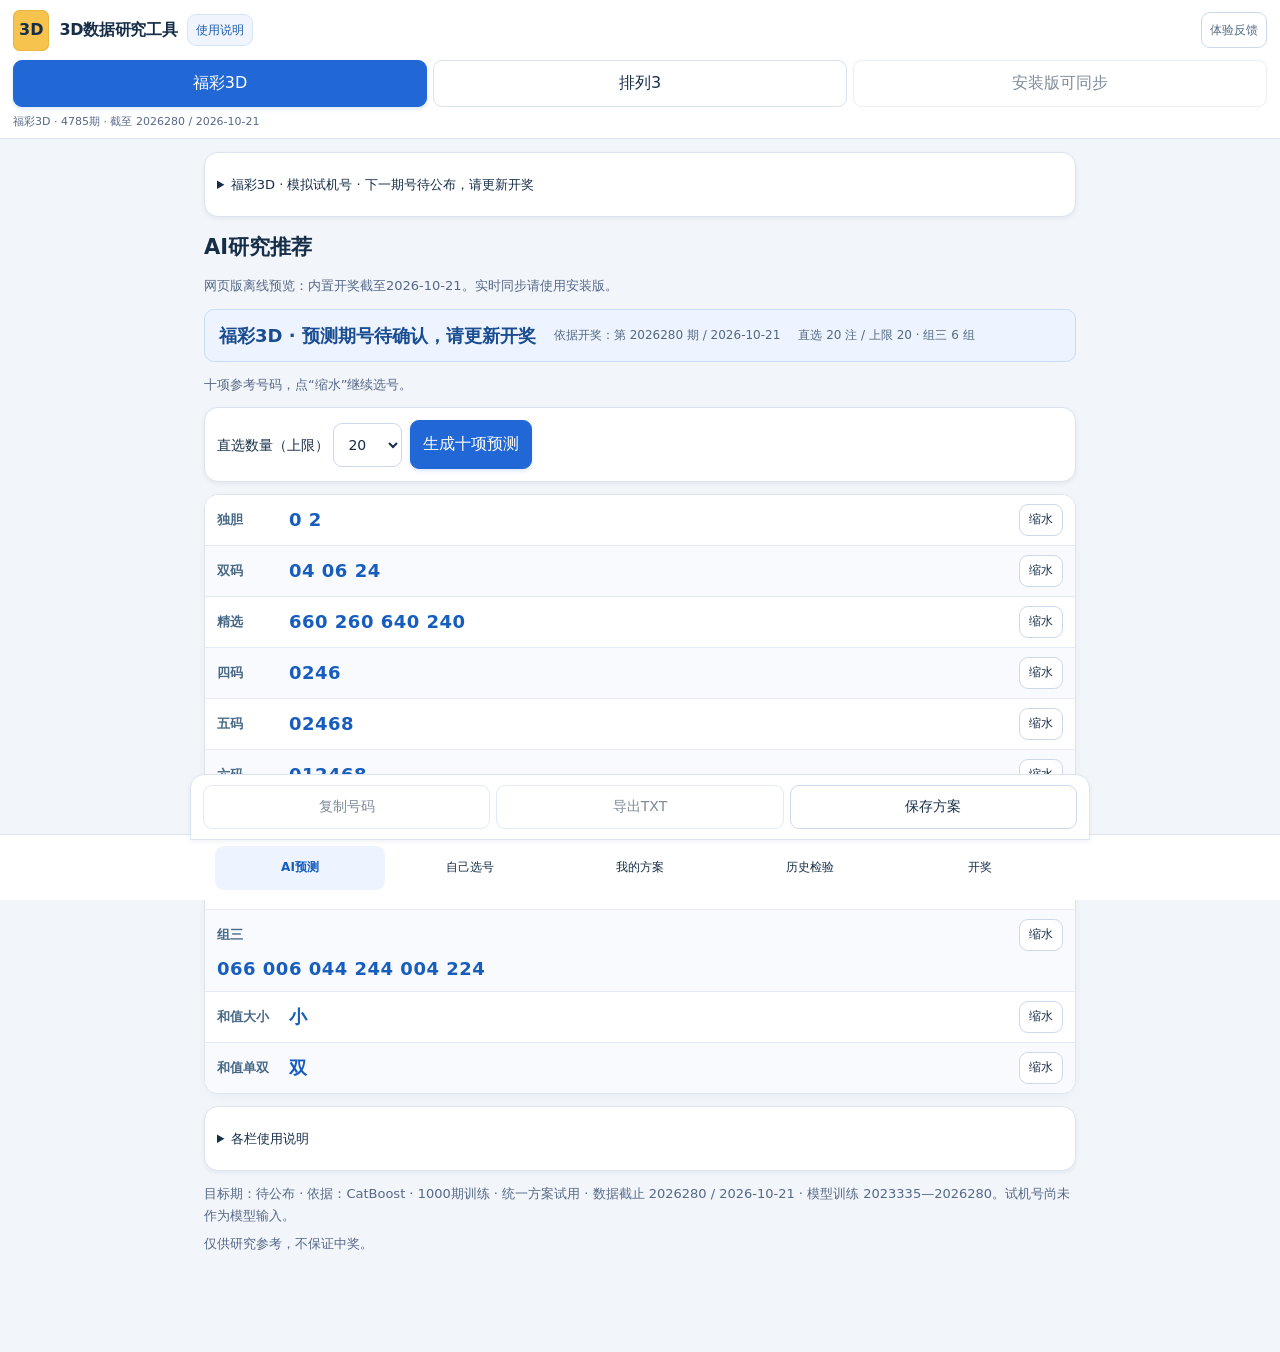
<file: preview/index.html>
<!doctype html><html lang="zh-CN"><head><meta charset="utf-8"><meta name="viewport" content="width=device-width,initial-scale=1,viewport-fit=cover"><title>3D数据研究工具</title><link rel="stylesheet" href="style.css?v=1.0.5"><script defer src="build_info.js"></script><script defer src="conditions.js?v=1.0.5"></script><script defer src="core.js?v=1.0.5"></script><script defer src="forecast_ten.js?v=1.0.5"></script><script defer src="recovery.js?v=1.0.5"></script><script defer src="condition_ui.js?v=1.0.5"></script><script defer src="condition_panels.js?v=1.0.5"></script><script defer src="filter_flow.js?v=1.0.5"></script><script defer src="feedback.js?v=1.0.5"></script><script defer src="trial.js?v=1.0.5"></script><script defer src="workbench.js?v=1.0.5"></script><script defer src="omissions.js?v=1.0.5"></script><script defer src="workbench_ui.js?v=1.0.5"></script><script defer src="quick_conditions.js?v=1.0.5"></script><script defer src="extended_filters.js"></script><script defer src="release_checks.js?v=1.0.5"></script><script defer src="selection_ui.js?v=1.0.5"></script><script defer src="mobile_conditions.js?v=1.0.5"></script><script defer src="mobile_layout.js?v=1.0.5"></script><script defer src="app.js?v=1.0.5"></script><link rel="stylesheet" href="mobile_selection.css?v=1.0.5"><link rel="stylesheet" href="guide.css?v=1.0.5"><link rel="stylesheet" href="product_theme.css?v=1.0.5"><script defer src="product_ui.js?v=1.0.5"></script><script defer src="usability_ui.js"></script></head>
<body class="product-polish"><header><div><b class="badge">3D</b><strong>3D数据研究工具</strong><small>网页版离线预览 1.0.5</small><small class="preview-notice">离线预览 · 实时同步请用安装版</small><button id="open-usage" type="button">使用说明</button><button id="open-feedback" class="feedback-link" disabled>体验反馈</button></div><div class="switch"><button data-lottery="FC3D" class="active">福彩3D</button><button data-lottery="PL3">排列3</button><button id="update" disabled>安装版可同步</button></div><p id="status" role="status">正在读取本机数据…</p><p id="sync-status" class="hidden" role="status"></p></header>
<main><details id="trial-card" class="card hidden"><summary id="trial-summary">模拟试机号 · 尚未获取</summary><p id="trial-current"></p><p>模拟试机号 · 乐彩网（非官方）</p><p id="trial-status" role="status"></p><div class="controls"><button id="refresh-trial">刷新试机号</button><button id="open-trial-source">查看来源</button></div><p id="trial-preview" class="hidden">浏览器中显示内置记录，联网刷新请使用安卓版。</p><details><summary>最近10期试机号</summary><div id="trial-history"></div></details></details>
 <section id="prediction" class="page"><h1>AI研究推荐</h1><p>网页版离线预览：内置开奖截至2026-10-21。实时同步请使用安装版。</p><div id="forecast-period" class="forecast-period hidden" role="status" aria-live="polite"></div><p>十项参考号码，点“缩水”继续选号。</p><div class="card controls"><label>直选数量（上限） <select id="count"><option>10</option><option selected>20</option><option>50</option><option>100</option></select></label><button id="generate" class="primary">生成十项预测</button></div><div id="forecast"></div><div id="prediction-actions" class="card hidden mobile-actionbar"><button id="copy-forecast" disabled>复制号码</button><button id="export-forecast" disabled>导出TXT</button><button id="save-prediction">保存方案</button></div><details class="card forecast-help"><summary>各栏使用说明</summary><p>独胆：两个备选数字出现任意一个，不限位置。双码：任一组的两个不同数字同时出现，不限位置。</p><p>精选、直选：任一注与开奖号逐位相同。四码、五码、六码：开奖三位都在对应数字池内，可重号。</p><p>组三：恰有两个相同数字，不含豹子；不分位置，显示实际符合的组数。</p><p>统一方案：四码包含独胆，五码包含四码，六码包含五码；精选、直选与组三符合同一组号码及和值条件。直选数量是上限。</p><p>和值大小：三位相加，0—13为小、14—27为大。和值单双：和值奇数为单、偶数为双。两项分别预测和检验。</p><p>本版按历史实验综合指标选入模型，尚未证明未来优势。试机号先于开奖号公布，显示当期模拟记录；预测使用已完成开奖历史，尚未把试机号作为模型输入。</p></details><p id="basis"></p><p>仅供研究参考，不保证中奖。</p></section>
 <section id="filter" class="page hidden"><div id="quick-flow" class="quick-flow hidden"></div><h1>自己选号与缩水</h1><p id="condition-instructions">选分类、勾取值，再计算。已启用的条件同时生效。</p><div id="workbench-base" class="card hidden"></div><div id="filter-explanation" class="hidden"><details class="card"><summary id="filter-selected-count">已选0项条件</summary><div id="filter-selected"></div></details><div id="filter-conflict" class="card hidden" role="status"></div><details class="card"><summary>查看缩水过程</summary><p id="filter-flow-status">计算后显示每步筛掉多少注。</p><p id="filter-baseline"></p><div id="filter-steps"></div></details></div><div id="quick-condition-menu" class="quick-condition-menu hidden"></div><div id="condition-panel-actions" class="condition-panel-actions hidden"><button id="condition-mode-common">常用条件</button><button id="condition-mode-all">全部条件</button></div><div id="condition-category-nav" class="condition-nav" aria-label="缩水条件分类"></div><div id="condition-categories"></div><div id="workbench-rules" class="card hidden"></div><details class="card"><summary>定位选择：百、十、个位</summary><div id="positions"></div><label>号码形态 <select id="pattern"><option value="all">全部</option><option value="group6">组六（全不同）</option><option value="group3">组三（恰好两同）</option><option value="triple">豹子（三同）</option></select></label></details><details class="card"><summary>组选间距与数值范围</summary><p>可设置最小值到最大值；和值、和尾、跨度也可在上方类别中多选。</p><div class="controls"><select id="field" aria-label="条件"></select><input id="range-min" type="number" min="0" value="0" aria-label="最小值"><span>到</span><input id="range-max" type="number" min="0" value="27" aria-label="最大值"><select id="range-polarity" class="condition-polarity" aria-label="数值范围处理方式"><option value="keep">保留所选</option><option value="exclude">排除所选</option></select><button id="add-range">添加</button></div><div id="ranges"></div></details><div class="card"><p id="snapshot">没有使用预测快照</p><button id="clear-snapshot" class="hidden">移除预测条件</button></div><details id="number-panel" class="card"><summary>查看保留号码</summary><textarea id="numbers" readonly aria-label="保留号码" rows="6"></textarea><button id="copy-numbers">复制号码</button></details><div class="card mobile-actionbar filter-actionbar"><p id="remaining">还未计算</p><button id="run-filter" class="primary">计算</button><button id="view-numbers">看号码</button><button id="quick-copy-numbers">复制</button><button id="save-filter">保存方案</button><button id="clear-filter">清空</button></div></section>
 <section id="plans" class="page hidden"><h1>我的方案</h1><p>方案和号码只保存在这台手机。安卓方案暂不与Windows方案互导。</p><div id="plan-list"></div></section>
 <section id="checks" class="page hidden"><h1>历史检验</h1><div class="card controls"><label>最近 <select id="window"><option>30</option><option>50</option><option>100</option><option>300</option></select>期</label><button id="check-ai" class="primary">检验AI十项</button><button id="cancel-check">取消</button><label>保存的方案 <select id="check-plan"><option value="">先保存一个方案</option></select></label><button id="check-fixed">检验该方案</button></div><p id="progress" role="status"></p><div id="check-result"></div><div class="card"><p>AI检验读取使用开奖前历史重建的已审计记录，按固定周期训练；未覆盖期数跳过，不是当时已发布的预测。固定方案检验则用当前保存的号码与过去开奖比较，不能算作提前预测。</p><p>“猜中期数”表示号码符合该栏规则；各栏规则和随机基准不同。历史命中率不代表未来中奖概率。</p></div></section>
 <section id="draws" class="page hidden"><h1>开奖历史</h1><div id="omission-workbench" class="card hidden"></div><div id="draw-list"></div><div class="card"><h2>版本更新</h2><p id="release-status">公开下载页可直接查看版本和下载APK。</p><button id="check-release">检查新版</button><button id="open-download">打开下载页</button><p>新版发布后，下载页自动更新。安装新APK需要你确认；更新时须使用同一签名。开奖数据可以单独更新。</p></div></section>
</main><nav aria-label="页面"><button data-page="prediction" class="active">AI预测</button><button data-page="filter">自己选号</button><button data-page="plans">我的方案</button><button data-page="checks">历史检验</button><button data-page="draws">开奖</button></nav><div id="feedback-panel" class="feedback-overlay hidden" role="dialog" aria-modal="true" aria-labelledby="feedback-title"><div class="card feedback-card"><div class="feedback-heading"><h2 id="feedback-title">体验反馈</h2><button id="close-feedback">关闭</button></div><p>遇到问题或有功能建议，可以通过微信联系我。</p><strong id="feedback-contact">微信：RURU250203</strong><button id="copy-feedback-contact">复制微信号</button><label for="feedback-type">反馈类型</label><select id="feedback-type"><option>使用问题</option><option>功能建议</option><option>开奖数据</option><option>其他反馈</option></select><label for="feedback-message">问题或建议</label><textarea id="feedback-message" rows="5" maxlength="1000" placeholder="例如：在哪个页面、怎样操作后出现了什么问题"></textarea><button id="copy-feedback-message" class="primary">复制反馈内容</button><div id="feedback-output-wrap" class="hidden"><label for="feedback-output">整理好的反馈</label><textarea id="feedback-output" readonly rows="5"></textarea></div><p id="feedback-note" role="status">复制后通过微信发送；也可以附上问题截图。</p></div></div><div id="toast" role="status" class="hidden"></div></body></html>
</file>
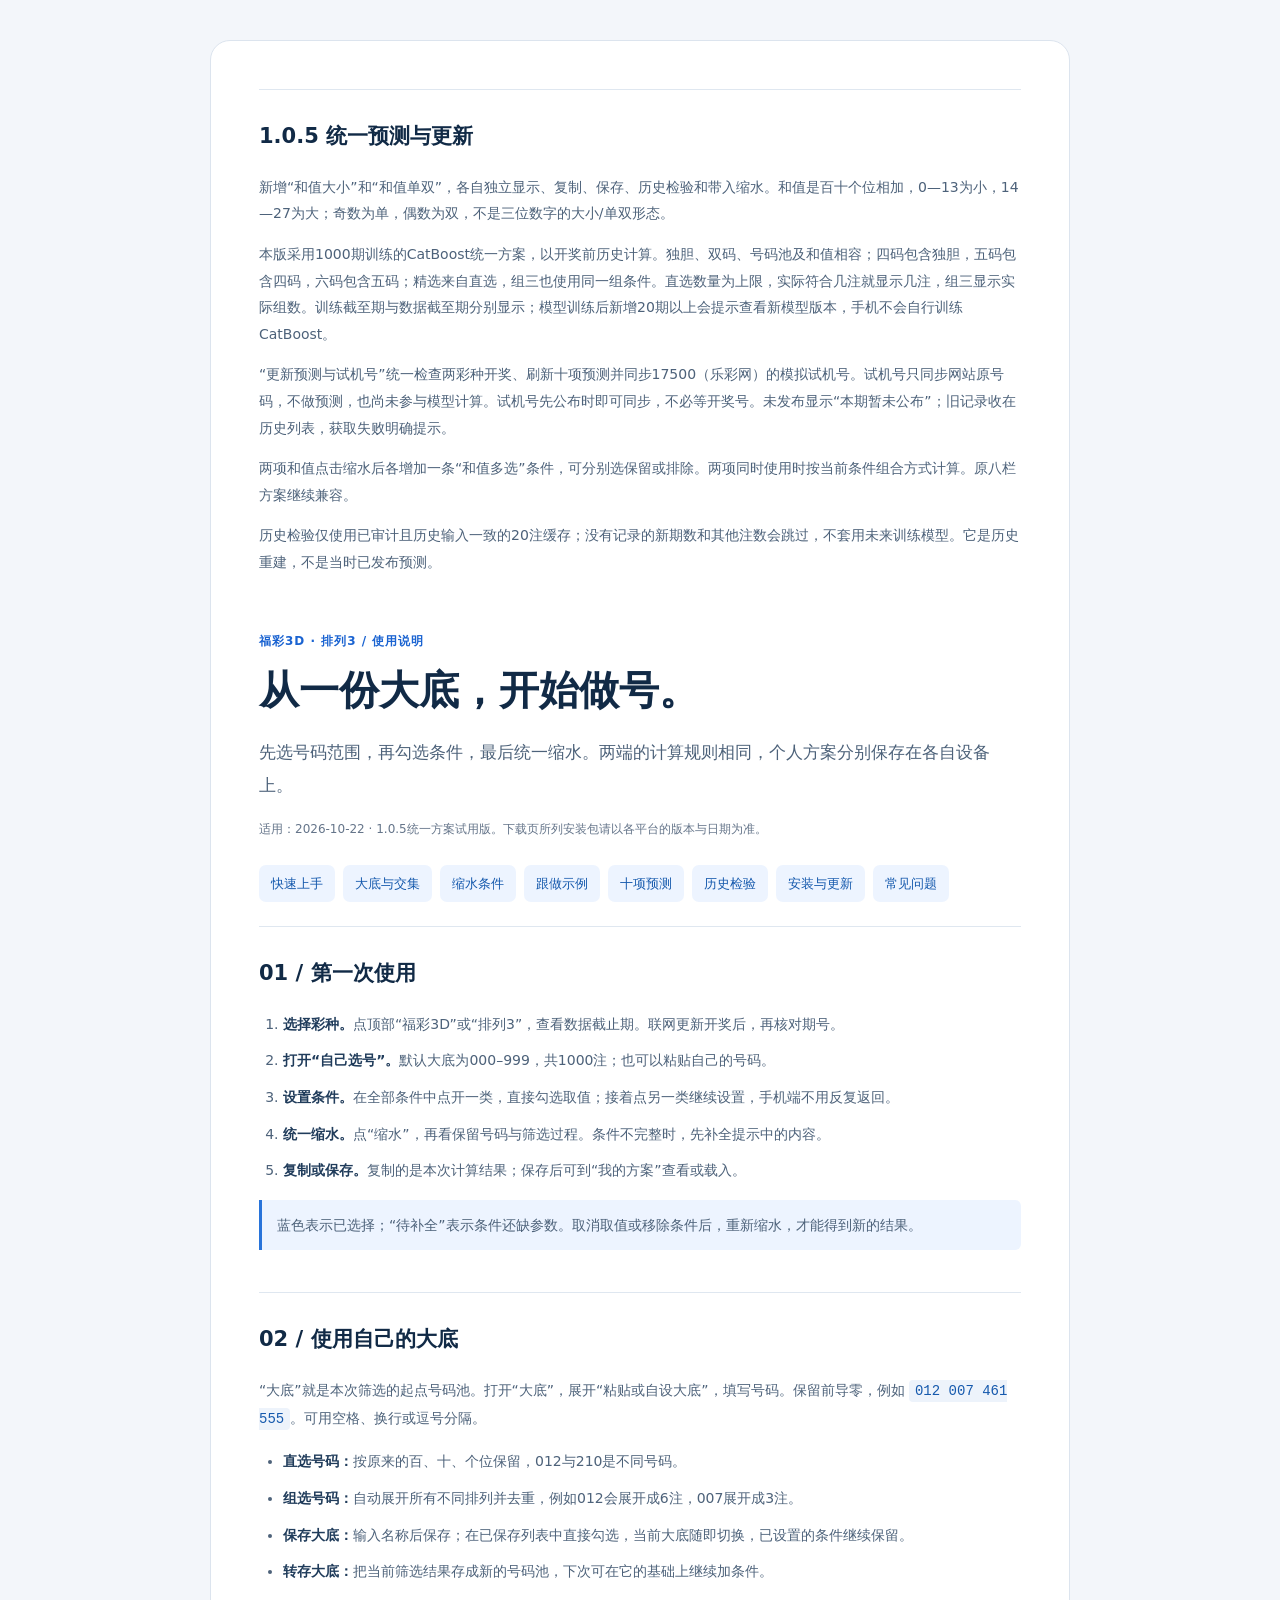
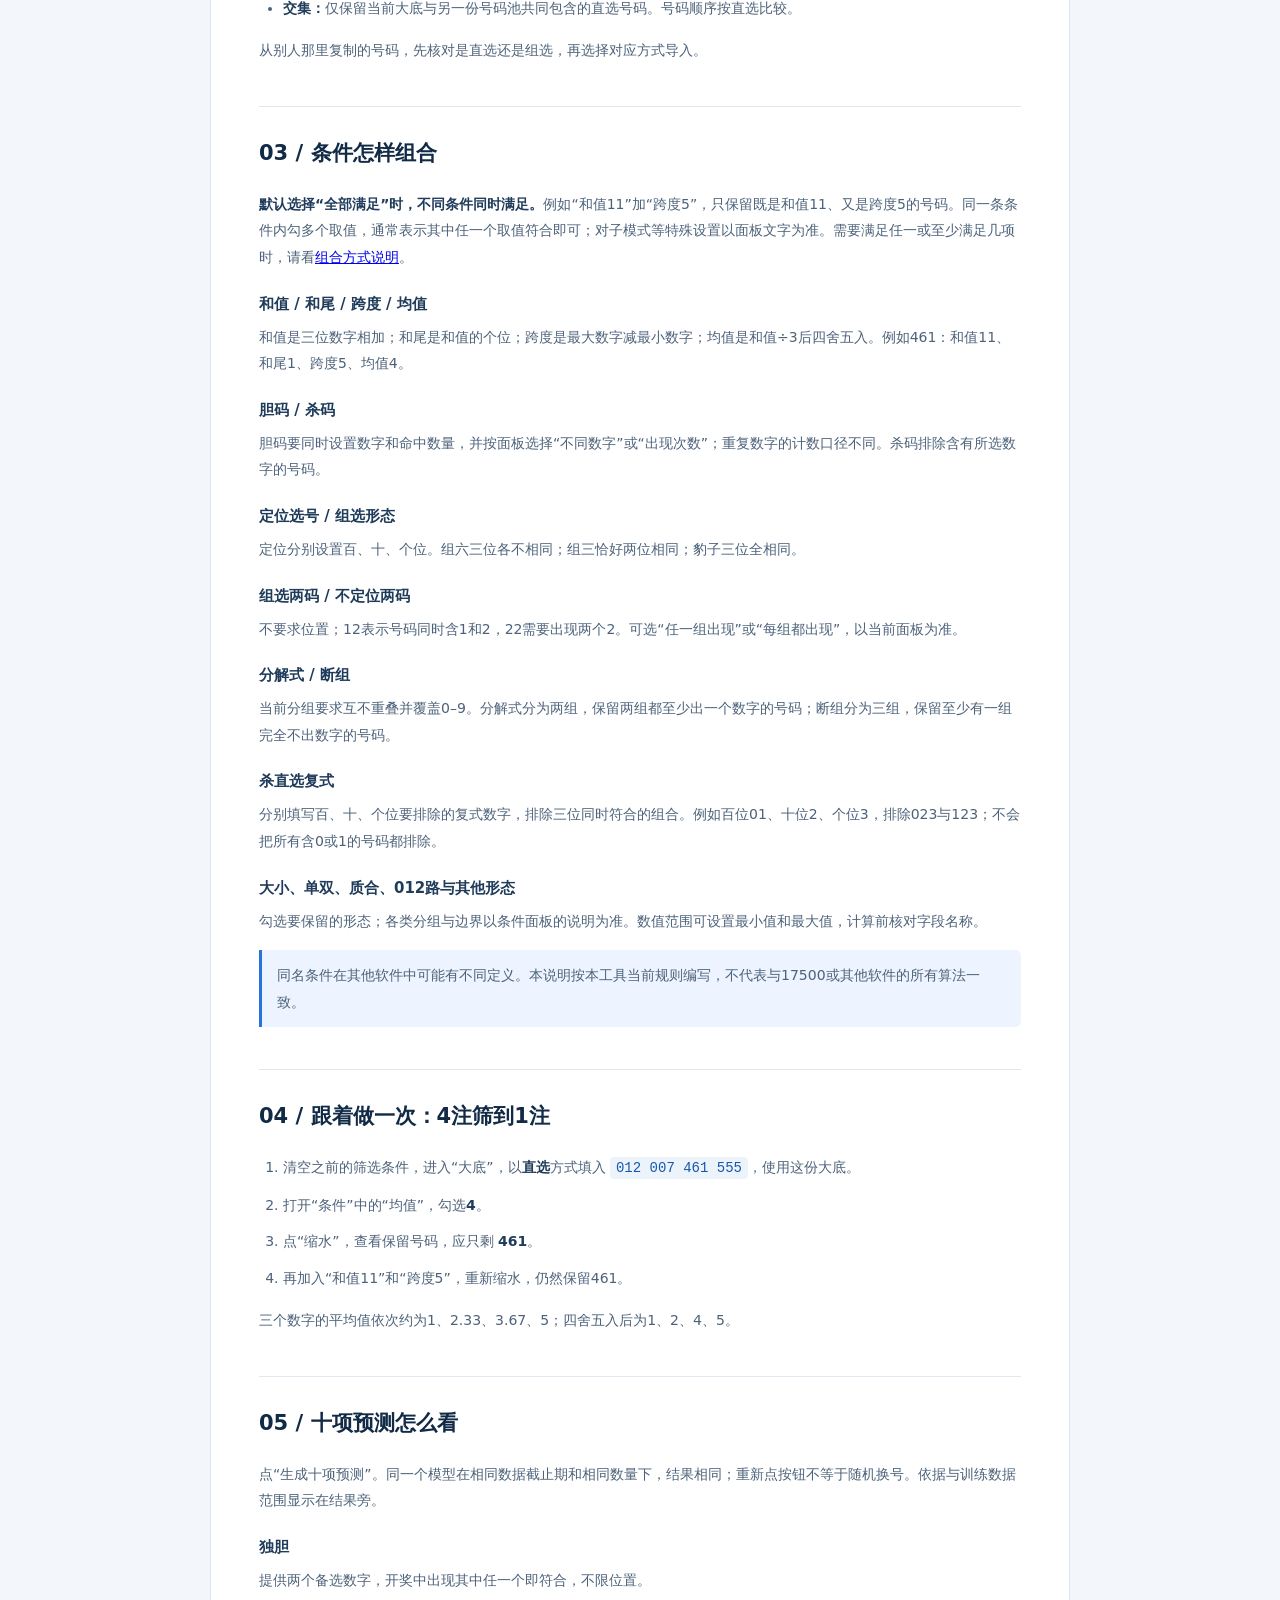
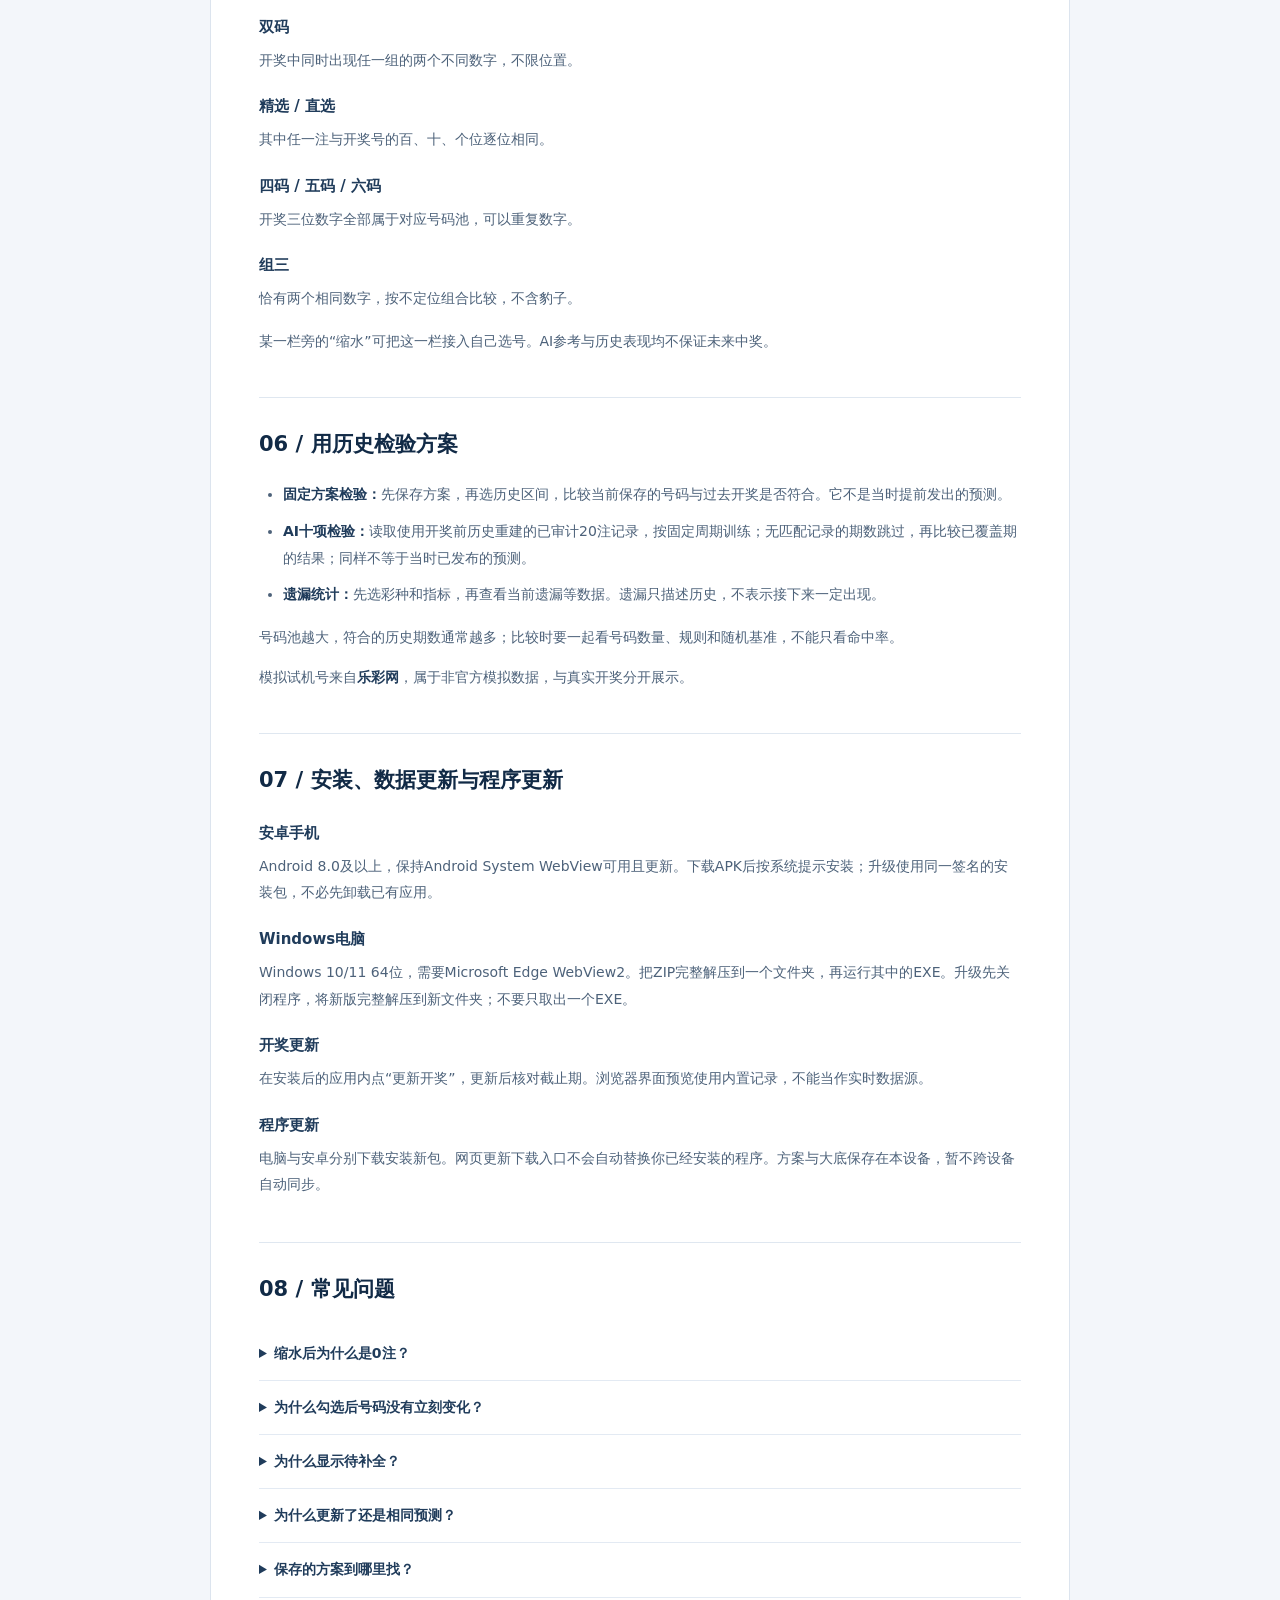
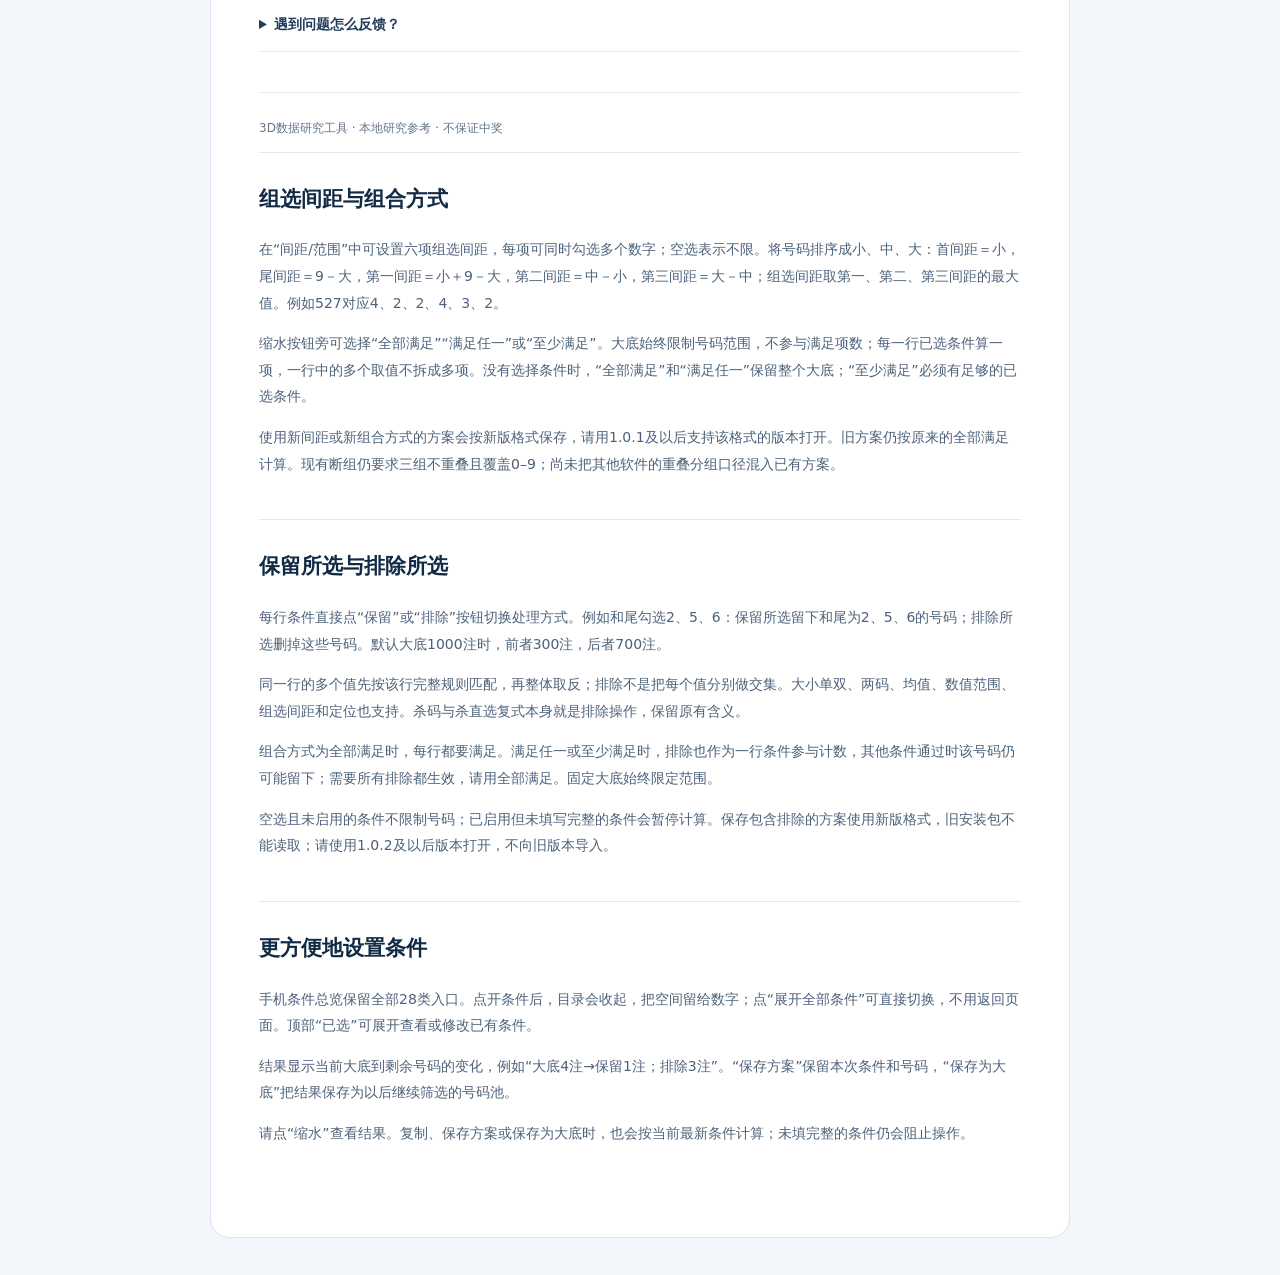
<file: usage_guide.html>
<!doctype html>
<html lang="zh-CN"><head><meta charset="utf-8"><meta name="viewport" content="width=device-width,initial-scale=1"><title>使用说明 · 3D数据研究工具</title><link rel="stylesheet" href="guide.css"></head><body class="guide-document">
<main id="usage-content" class="usage-content"><section><h2>1.0.5 统一预测与更新</h2><p>新增“和值大小”和“和值单双”，各自独立显示、复制、保存、历史检验和带入缩水。和值是百十个位相加，0—13为小，14—27为大；奇数为单，偶数为双，不是三位数字的大小/单双形态。</p><p>本版采用1000期训练的CatBoost统一方案，以开奖前历史计算。独胆、双码、号码池及和值相容；四码包含独胆，五码包含四码，六码包含五码；精选来自直选，组三也使用同一组条件。直选数量为上限，实际符合几注就显示几注，组三显示实际组数。训练截至期与数据截至期分别显示；模型训练后新增20期以上会提示查看新模型版本，手机不会自行训练CatBoost。</p><p>“更新预测与试机号”统一检查两彩种开奖、刷新十项预测并同步17500（乐彩网）的模拟试机号。试机号只同步网站原号码，不做预测，也尚未参与模型计算。试机号先公布时即可同步，不必等开奖号。未发布显示“本期暂未公布”；旧记录收在历史列表，获取失败明确提示。</p><p>两项和值点击缩水后各增加一条“和值多选”条件，可分别选保留或排除。两项同时使用时按当前条件组合方式计算。原八栏方案继续兼容。</p><p>历史检验仅使用已审计且历史输入一致的20注缓存；没有记录的新期数和其他注数会跳过，不套用未来训练模型。它是历史重建，不是当时已发布预测。</p></section>
<p class="guide-kicker">福彩3D · 排列3 / 使用说明</p><h1>从一份大底，开始做号。</h1><p class="guide-intro">先选号码范围，再勾选条件，最后统一缩水。两端的计算规则相同，个人方案分别保存在各自设备上。</p>
<p class="guide-version">适用：2026-10-22 · 1.0.5统一方案试用版。下载页所列安装包请以各平台的版本与日期为准。</p>
<nav class="guide-toc" aria-label="说明目录"><a href="#guide-start">快速上手</a><a href="#guide-base">大底与交集</a><a href="#guide-rules">缩水条件</a><a href="#guide-example">跟做示例</a><a href="#guide-prediction">十项预测</a><a href="#guide-history">历史检验</a><a href="#guide-install">安装与更新</a><a href="#guide-faq">常见问题</a></nav>
<section id="guide-start"><h2>01 / 第一次使用</h2><ol><li><strong>选择彩种。</strong>点顶部“福彩3D”或“排列3”，查看数据截止期。联网更新开奖后，再核对期号。</li><li><strong>打开“自己选号”。</strong>默认大底为000–999，共1000注；也可以粘贴自己的号码。</li><li><strong>设置条件。</strong>在全部条件中点开一类，直接勾选取值；接着点另一类继续设置，手机端不用反复返回。</li><li><strong>统一缩水。</strong>点“缩水”，再看保留号码与筛选过程。条件不完整时，先补全提示中的内容。</li><li><strong>复制或保存。</strong>复制的是本次计算结果；保存后可到“我的方案”查看或载入。</li></ol><p class="guide-note">蓝色表示已选择；“待补全”表示条件还缺参数。取消取值或移除条件后，重新缩水，才能得到新的结果。</p></section>
<section id="guide-base"><h2>02 / 使用自己的大底</h2><p>“大底”就是本次筛选的起点号码池。打开“大底”，展开“粘贴或自设大底”，填写号码。保留前导零，例如 <code>012 007 461 555</code>。可用空格、换行或逗号分隔。</p><ul><li><strong>直选号码：</strong>按原来的百、十、个位保留，012与210是不同号码。</li><li><strong>组选号码：</strong>自动展开所有不同排列并去重，例如012会展开成6注，007展开成3注。</li><li><strong>保存大底：</strong>输入名称后保存；在已保存列表中直接勾选，当前大底随即切换，已设置的条件继续保留。</li><li><strong>转存大底：</strong>把当前筛选结果存成新的号码池，下次可在它的基础上继续加条件。</li><li><strong>交集：</strong>仅保留当前大底与另一份号码池共同包含的直选号码。号码顺序按直选比较。</li></ul><p>从别人那里复制的号码，先核对是直选还是组选，再选择对应方式导入。</p></section>
<section id="guide-rules"><h2>03 / 条件怎样组合</h2><p><strong>默认选择“全部满足”时，不同条件同时满足。</strong>例如“和值11”加“跨度5”，只保留既是和值11、又是跨度5的号码。同一条条件内勾多个取值，通常表示其中任一个取值符合即可；对子模式等特殊设置以面板文字为准。需要满足任一或至少满足几项时，请看<a href="#guide-combination">组合方式说明</a>。</p><dl><dt>和值 / 和尾 / 跨度 / 均值</dt><dd>和值是三位数字相加；和尾是和值的个位；跨度是最大数字减最小数字；均值是和值÷3后四舍五入。例如461：和值11、和尾1、跨度5、均值4。</dd><dt>胆码 / 杀码</dt><dd>胆码要同时设置数字和命中数量，并按面板选择“不同数字”或“出现次数”；重复数字的计数口径不同。杀码排除含有所选数字的号码。</dd><dt>定位选号 / 组选形态</dt><dd>定位分别设置百、十、个位。组六三位各不相同；组三恰好两位相同；豹子三位全相同。</dd><dt>组选两码 / 不定位两码</dt><dd>不要求位置；12表示号码同时含1和2，22需要出现两个2。可选“任一组出现”或“每组都出现”，以当前面板为准。</dd><dt>分解式 / 断组</dt><dd>当前分组要求互不重叠并覆盖0–9。分解式分为两组，保留两组都至少出一个数字的号码；断组分为三组，保留至少有一组完全不出数字的号码。</dd><dt>杀直选复式</dt><dd>分别填写百、十、个位要排除的复式数字，排除三位同时符合的组合。例如百位01、十位2、个位3，排除023与123；不会把所有含0或1的号码都排除。</dd><dt>大小、单双、质合、012路与其他形态</dt><dd>勾选要保留的形态；各类分组与边界以条件面板的说明为准。数值范围可设置最小值和最大值，计算前核对字段名称。</dd></dl><p class="guide-note">同名条件在其他软件中可能有不同定义。本说明按本工具当前规则编写，不代表与17500或其他软件的所有算法一致。</p></section>
<section id="guide-example"><h2>04 / 跟着做一次：4注筛到1注</h2><ol><li>清空之前的筛选条件，进入“大底”，以<strong>直选</strong>方式填入 <code>012 007 461 555</code>，使用这份大底。</li><li>打开“条件”中的“均值”，勾选<strong>4</strong>。</li><li>点“缩水”，查看保留号码，应只剩 <strong>461</strong>。</li><li>再加入“和值11”和“跨度5”，重新缩水，仍然保留461。</li></ol><p>三个数字的平均值依次约为1、2.33、3.67、5；四舍五入后为1、2、4、5。</p></section>
<section id="guide-prediction"><h2>05 / 十项预测怎么看</h2><p>点“生成十项预测”。同一个模型在相同数据截止期和相同数量下，结果相同；重新点按钮不等于随机换号。依据与训练数据范围显示在结果旁。</p><dl><dt>独胆</dt><dd>提供两个备选数字，开奖中出现其中任一个即符合，不限位置。</dd><dt>双码</dt><dd>开奖中同时出现任一组的两个不同数字，不限位置。</dd><dt>精选 / 直选</dt><dd>其中任一注与开奖号的百、十、个位逐位相同。</dd><dt>四码 / 五码 / 六码</dt><dd>开奖三位数字全部属于对应号码池，可以重复数字。</dd><dt>组三</dt><dd>恰有两个相同数字，按不定位组合比较，不含豹子。</dd></dl><p>某一栏旁的“缩水”可把这一栏接入自己选号。AI参考与历史表现均不保证未来中奖。</p></section>
<section id="guide-history"><h2>06 / 用历史检验方案</h2><ul><li><strong>固定方案检验：</strong>先保存方案，再选历史区间，比较当前保存的号码与过去开奖是否符合。它不是当时提前发出的预测。</li><li><strong>AI十项检验：</strong>读取使用开奖前历史重建的已审计20注记录，按固定周期训练；无匹配记录的期数跳过，再比较已覆盖期的结果；同样不等于当时已发布的预测。</li><li><strong>遗漏统计：</strong>先选彩种和指标，再查看当前遗漏等数据。遗漏只描述历史，不表示接下来一定出现。</li></ul><p>号码池越大，符合的历史期数通常越多；比较时要一起看号码数量、规则和随机基准，不能只看命中率。</p><p>模拟试机号来自<strong>乐彩网</strong>，属于非官方模拟数据，与真实开奖分开展示。</p></section>
<section id="guide-install"><h2>07 / 安装、数据更新与程序更新</h2><dl><dt>安卓手机</dt><dd>Android 8.0及以上，保持Android System WebView可用且更新。下载APK后按系统提示安装；升级使用同一签名的安装包，不必先卸载已有应用。</dd><dt>Windows电脑</dt><dd>Windows 10/11 64位，需要Microsoft Edge WebView2。把ZIP完整解压到一个文件夹，再运行其中的EXE。升级先关闭程序，将新版完整解压到新文件夹；不要只取出一个EXE。</dd><dt>开奖更新</dt><dd>在安装后的应用内点“更新开奖”，更新后核对截止期。浏览器界面预览使用内置记录，不能当作实时数据源。</dd><dt>程序更新</dt><dd>电脑与安卓分别下载安装新包。网页更新下载入口不会自动替换你已经安装的程序。方案与大底保存在本设备，暂不跨设备自动同步。</dd></dl></section>
<section id="guide-faq"><h2>08 / 常见问题</h2><details><summary>缩水后为什么是0注？</summary><p>可能是条件冲突，或当前大底没有符合的号码。查看已选条件与缩水过程，逐项修改后重新计算，不必从头录入。</p></details><details><summary>为什么勾选后号码没有立刻变化？</summary><p>勾选会加入本次条件，最后需要点一次“缩水”，才会计算并更新保留号码。</p></details><details><summary>为什么显示待补全？</summary><p>有一条已开始设置的条件还缺少数量、分组或位置等参数。补齐它，或移除这条条件，再点缩水。</p></details><details><summary>为什么更新了还是相同预测？</summary><p>先核对数据截止期。如果截止期和数量相同，模型通常生成同一结果；若数据源暂未提供新一期，点击更新不会凭空产生新开奖。</p></details><details><summary>保存的方案到哪里找？</summary><p>到“我的方案”查看。手机与电脑分别保存；电脑版“原版研究”的旧方案与新版工作台的方案也分别保存。</p></details><details><summary>遇到问题怎么反馈？</summary><p>点软件的“体验反馈”，复制整理好的内容后通过微信发送。微信：<strong>RURU250203</strong>。请附彩种、页面、操作步骤和截图，勿附个人敏感信息。</p></details></section>
<p class="guide-footer">3D数据研究工具 · 本地研究参考 · 不保证中奖</p>
<section id="guide-combination"><h2>组选间距与组合方式</h2><p>在“间距/范围”中可设置六项组选间距，每项可同时勾选多个数字；空选表示不限。将号码排序成小、中、大：首间距＝小，尾间距＝9－大，第一间距＝小＋9－大，第二间距＝中－小，第三间距＝大－中；组选间距取第一、第二、第三间距的最大值。例如527对应4、2、2、4、3、2。</p><p>缩水按钮旁可选择“全部满足”“满足任一”或“至少满足”。大底始终限制号码范围，不参与满足项数；每一行已选条件算一项，一行中的多个取值不拆成多项。没有选择条件时，“全部满足”和“满足任一”保留整个大底；“至少满足”必须有足够的已选条件。</p><p>使用新间距或新组合方式的方案会按新版格式保存，请用1.0.1及以后支持该格式的版本打开。旧方案仍按原来的全部满足计算。现有断组仍要求三组不重叠且覆盖0–9；尚未把其他软件的重叠分组口径混入已有方案。</p></section><section id="guide-exclusion"><h2>保留所选与排除所选</h2><p>每行条件直接点“保留”或“排除”按钮切换处理方式。例如和尾勾选2、5、6：保留所选留下和尾为2、5、6的号码；排除所选删掉这些号码。默认大底1000注时，前者300注，后者700注。</p><p>同一行的多个值先按该行完整规则匹配，再整体取反；排除不是把每个值分别做交集。大小单双、两码、均值、数值范围、组选间距和定位也支持。杀码与杀直选复式本身就是排除操作，保留原有含义。</p><p>组合方式为全部满足时，每行都要满足。满足任一或至少满足时，排除也作为一行条件参与计数，其他条件通过时该号码仍可能留下；需要所有排除都生效，请用全部满足。固定大底始终限定范围。</p><p>空选且未启用的条件不限制号码；已启用但未填写完整的条件会暂停计算。保存包含排除的方案使用新版格式，旧安装包不能读取；请使用1.0.2及以后版本打开，不向旧版本导入。</p></section><section id="guide-easy-edit"><h2>更方便地设置条件</h2><p>手机条件总览保留全部28类入口。点开条件后，目录会收起，把空间留给数字；点“展开全部条件”可直接切换，不用返回页面。顶部“已选”可展开查看或修改已有条件。</p><p>结果显示当前大底到剩余号码的变化，例如“大底4注→保留1注；排除3注”。“保存方案”保留本次条件和号码，“保存为大底”把结果保存为以后继续筛选的号码池。</p><p>请点“缩水”查看结果。复制、保存方案或保存为大底时，也会按当前最新条件计算；未填完整的条件仍会阻止操作。</p></section></main></body></html>
</file>
<file: preview/style.css>
:root{font:16px system-ui,-apple-system,"Microsoft YaHei",sans-serif;color:#172342;background:#f3f6fc}*{box-sizing:border-box}body{margin:0}header{padding:14px 16px 8px;background:#fff;border-bottom:1px solid #dce5f3}header>div:first-child{display:flex;align-items:center;gap:10px;flex-wrap:wrap}header small{color:#657594;font-size:12px}.badge{background:#f7c14a;padding:8px;border-radius:10px}.switch{display:flex;gap:8px;margin-top:14px}.switch button{flex:1}h1{font-size:23px;margin:14px 0}h2{font-size:17px;margin:0 0 12px}p{line-height:1.65;color:#566988;font-size:14px;overflow-wrap:anywhere}#status{margin-bottom:0;font-size:12px}main{padding:8px 14px 90px;max-width:900px;margin:auto}.card{background:#fff;border:1px solid #dce5f3;border-radius:14px;padding:16px;margin:12px 0}button,select,input,textarea{font:inherit;border:1px solid #ccd9ed;border-radius:9px;background:#fff;color:inherit}button{min-height:44px;padding:9px 12px;cursor:pointer}button:disabled{opacity:.5;cursor:default}button.active,button.primary{background:#2565dd;color:#fff;border-color:#2565dd}button:focus-visible,input:focus-visible,select:focus-visible{outline:3px solid #85b6ff}input,select{padding:10px;min-height:44px;max-width:100%}.controls{display:flex;gap:8px;flex-wrap:wrap;align-items:center}label{font-size:14px}.forecast-row{margin:10px 0;background:#fff;border:1px solid #dce5f3;border-radius:13px;padding:14px}.forecast-row h2{display:flex;align-items:center;justify-content:space-between}.forecast-row .values{font-size:20px;color:#215dcb;font-weight:700;letter-spacing:1px;line-height:1.8;overflow-wrap:anywhere}.forecast-row p{font-size:12px;margin:8px 0}.forecast-row button{font-size:12px;min-height:36px}.position{margin-bottom:14px}.digits{display:flex;flex-wrap:wrap;gap:6px;margin-top:8px}.digits button{width:42px;padding:8px}.range{display:flex;justify-content:space-between;align-items:center;margin-top:10px}#range-min,#range-max{width:68px}#numbers{width:100%;margin:12px 0;padding:10px;line-height:1.6;resize:vertical}.hidden{display:none!important}nav{position:fixed;bottom:0;left:0;right:0;display:flex;background:#fff;padding:8px 5px max(8px,env(safe-area-inset-bottom));border-top:1px solid #dce5f3;z-index:5}nav button{flex:1;border:0;font-size:12px;padding:10px 2px}#toast{position:fixed;bottom:88px;left:16px;right:16px;max-width:650px;margin:auto;background:#172342;color:white;padding:14px;border-radius:12px;z-index:9;font-size:14px}.table-wrap{overflow:auto}table{width:100%;border-collapse:collapse;font-size:13px}td,th{padding:12px 7px;border-bottom:1px solid #e4ebf6;text-align:left;white-space:nowrap}summary{cursor:pointer;padding:8px 0}pre{white-space:pre-wrap;overflow-wrap:anywhere;font:13px system-ui;line-height:1.65}.plan-card button{margin:4px}#remaining{font-weight:700;color:#215dcb}@media(min-width:720px){nav{justify-content:center}nav button{max-width:170px}#forecast{display:grid;grid-template-columns:1fr 1fr;gap:0 12px}}@media(max-width:370px){main{padding-left:10px;padding-right:10px}button{padding:8px}header strong{font-size:15px}}
.condition-category>summary{display:flex;justify-content:space-between;align-items:center;gap:8px;min-height:44px}.condition-category>summary:before{content:'▸';color:#2565dd}.condition-category[open]>summary:before{content:'▾'}.condition-status{font-size:12px;color:#657594;margin-left:auto}.condition-status.enabled{color:#128363}.condition-options{display:grid;grid-template-columns:repeat(auto-fill,minmax(65px,1fr));gap:7px;margin:12px 0}.condition-chip{display:flex;align-items:center;justify-content:center;gap:5px;min-height:44px;border:1px solid #dce5f3;border-radius:9px;cursor:pointer;padding:6px;font-size:13px}.condition-chip input{padding:0;min-height:0;width:16px;height:16px;accent-color:#2565dd}.condition-chip:has(input:checked){background:#edf4ff;border-color:#2565dd}.condition-clause{padding:12px 0;border-top:1px solid #e4ebf6;margin-top:10px}.condition-clause select{width:100%}.condition-clause input[type=text]{width:140px}
/* Mobile operation layout: fixed primary actions and one condition editor. */
header{padding:10px 14px 7px}.badge{padding:6px}header strong{font-size:16px}header small{font-size:11px}.switch{margin-top:8px;gap:6px}.switch button{padding:8px;min-height:40px}#status{font-size:11px;line-height:1.5;margin-top:7px}main{padding-bottom:200px}h1{font-size:21px;margin:12px 0 8px}.page>p{margin:7px 0;font-size:13px}.card{padding:12px}.mobile-actionbar{position:fixed;bottom:calc(60px + env(safe-area-inset-bottom));left:0;right:0;max-width:900px;margin:0 auto;z-index:6;display:flex;gap:6px;align-items:center;justify-content:center;border-radius:14px 14px 0 0;padding:10px 12px;box-shadow:0 -4px 14px #1723420d}.mobile-actionbar button{flex:1;font-size:14px;padding:8px;min-height:44px}.filter-actionbar{flex-wrap:wrap}.filter-actionbar #remaining{flex-basis:100%;margin:0 0 3px;font-size:13px;line-height:1.4}#toast{bottom:170px}.condition-nav{display:grid;grid-template-columns:repeat(5,minmax(0,1fr));gap:6px;margin:12px 0}.condition-nav button{display:flex;flex-direction:column;justify-content:center;align-items:center;min-height:44px;padding:6px 2px;font-size:12px;line-height:1.3;gap:2px}.condition-nav small:empty{display:none}.condition-nav small{font-size:10px}.condition-nav button.enabled:not(.active){border-color:#128363;color:#128363}.condition-category{margin-top:10px}.condition-category>p{font-size:12px;margin:8px 0}.condition-clause p{font-size:12px;margin:8px 0}.condition-options{gap:6px;margin:8px 0}.condition-chip{padding:5px}.condition-clause .controls strong{font-size:13px}.condition-clause .controls button{min-height:36px;font-size:12px;padding:5px 8px}#forecast{display:block;background:#fff;border:1px solid #dce5f3;border-radius:14px;overflow:hidden}.forecast-row{padding:9px 12px;margin:0;border:0;border-bottom:1px solid #e4ebf6;border-radius:0}.forecast-row:last-child{border-bottom:0}.forecast-row h2{font-size:15px;margin:0 0 2px}.forecast-row button{min-height:32px;padding:4px 9px;font-size:12px}.forecast-row .values{font-size:18px;line-height:1.5;letter-spacing:.5px}.forecast-row p{display:none}.forecast-help{font-size:13px}.forecast-help p{font-size:12px}.page.hidden .mobile-actionbar{display:none}@media(max-width:360px){.condition-nav{grid-template-columns:repeat(4,minmax(0,1fr))}.mobile-actionbar button{font-size:13px}}@media(min-width:720px){#forecast{display:block}.condition-nav{grid-template-columns:repeat(10,minmax(0,1fr))}}
.forecast-row{display:grid;grid-template-columns:44px minmax(0,1fr) 44px;align-items:center;column-gap:8px}.forecast-row h2{display:block;margin:0;grid-column:1;grid-row:1}.forecast-row .values{grid-column:2;grid-row:1}.forecast-row button{grid-column:3;grid-row:1;justify-self:end}.forecast-row.long-values .values{grid-column:1/-1;grid-row:2;margin-top:4px}
#sync-status{font-size:11px;line-height:1.5;margin:5px 0 0}
.filter-selected-row{display:flex;align-items:center;gap:8px;padding:8px 0;border-bottom:1px solid #e4ebf6}.filter-selected-row span{flex:1;min-width:0;overflow-wrap:anywhere;font-size:13px;line-height:1.6}.filter-selected-row button{flex-shrink:0;font-size:13px}.filter-step{padding:8px 0;border-bottom:1px solid #e4ebf6}.filter-step p{margin:5px 0}#filter-conflict{background:#fff7ee;border-color:#edc795}#filter-conflict h2{font-size:16px;line-height:1.6}.filter-actionbar button{min-width:0;font-size:12px;padding:8px 4px}

.feedback-link{margin-left:auto;font-size:12px;padding:5px 8px;min-height:36px}.feedback-overlay{position:fixed;inset:0;z-index:20;background:#17234288;display:flex;align-items:center;justify-content:center;padding:16px max(12px,env(safe-area-inset-right)) 16px max(12px,env(safe-area-inset-left))}.feedback-card{width:100%;max-width:460px;max-height:calc(100vh - 32px);max-height:calc(100dvh - 32px);overflow-y:auto;margin:0}.feedback-heading{display:flex;align-items:center;justify-content:space-between;gap:12px}.feedback-heading h2{margin:0}.feedback-card label{display:block;margin:12px 0 6px}.feedback-card textarea,.feedback-card select{width:100%;padding:10px;line-height:1.6}.feedback-card strong{display:block;margin:8px 0;overflow-wrap:anywhere}.feedback-card textarea{resize:vertical}.feedback-card #copy-feedback-message{width:100%;margin-top:10px}.feedback-open{overflow:hidden}#trial-card{margin:5px 0;font-size:13px}#trial-card p{font-size:12px;margin:6px 0}#trial-card summary{overflow-wrap:anywhere}#trial-current{font-weight:700;color:#215dcb}

.condition-panel-actions{display:flex;gap:8px;margin:12px 0}.condition-panel-actions button{flex:1}.condition-panel-actions~#condition-categories .condition-category>summary{gap:6px}.condition-panel-actions~#condition-categories .condition-options{grid-template-columns:repeat(auto-fill,minmax(48px,1fr))}.condition-panel-actions~#condition-categories .condition-clause{padding:8px 0}.condition-panel-actions~#condition-categories .condition-category>p{margin:4px 0;font-size:11px}

/* Base pools, extra conditions and omission statistics share the existing mobile layout. */
#workbench-base label,#wb-rule-form label,#omission-workbench label{display:block;margin:10px 0}#workbench-base input,#workbench-base textarea,#wb-rule-form input,#wb-rule-form textarea,#omission-workbench input{width:100%;box-sizing:border-box;margin-top:5px}#workbench-base button,#workbench-rules button{margin:4px 5px 4px 0}#workbench-base select,#workbench-rules select{max-width:100%}.wb-saved-row{border-top:1px solid #dce5f4;padding:12px 0}.wb-saved-row strong,.wb-saved-row p{overflow-wrap:anywhere}.omission-menu{display:grid;grid-template-columns:repeat(3,minmax(0,1fr));gap:7px}.omission-menu button{font-size:12px;padding:10px 4px}.omission-row{display:grid;grid-template-columns:1fr 1fr;gap:6px;border-top:1px solid #dce5f4;padding:12px 0;font-size:12px}.omission-row strong{grid-column:1/-1;font-size:16px}.omission-row span{overflow-wrap:anywhere}#omission-workbench .controls{flex-wrap:wrap}#omission-workbench p{font-size:12px;line-height:1.6}

.quick-flow,.quick-condition-menu{display:grid;gap:7px;margin:12px 0}.quick-flow{grid-template-columns:repeat(3,minmax(0,1fr))}.quick-flow #clear-filter{grid-column:1/-1;justify-self:end;font-size:12px;min-height:32px}.quick-condition-menu{grid-template-columns:repeat(3,minmax(0,1fr))}.quick-flow button,.quick-condition-menu button{padding:9px 4px;font-size:12px;min-height:42px}.quick-editor-row{border-top:1px solid #e4ebf6;padding:10px 0}.quick-editor-row label{display:block;margin:8px 0}.quick-editor-row input[type=text],.quick-editor-row textarea{width:100%;box-sizing:border-box;margin-top:5px}.quick-editor-row textarea{min-height:100px}.quick-editor-row p{font-size:12px;line-height:1.6}.quick-digits{display:grid;grid-template-columns:repeat(5,minmax(0,1fr));gap:6px}.quick-digits label{display:flex;gap:4px;align-items:center;border:1px solid #dce5f4;border-radius:8px;padding:8px}.quick-digits input{width:auto}.quick-condition-card>summary{display:flex;justify-content:space-between;gap:8px}.quick-condition-card select{max-width:100%;margin:8px 0}.quick-rule-note{color:#446080}.quick-actionbar #wb-base-transfer{margin:0;min-width:0;flex:1}.quick-actionbar button{flex:1;min-width:0}.quick-actionbar .hidden{display:none}#quick-recovery{background:#fff7ee}

.forecast-period{display:flex;flex-wrap:wrap;align-items:center;gap:6px 18px;margin:12px 0;padding:12px 14px;border:1px solid #c9dcfa;border-radius:10px;background:#edf4ff;color:#194c91}.forecast-period strong{font-size:18px;line-height:1.5;overflow-wrap:anywhere}.forecast-period span{font-size:12px;line-height:1.6;color:#536883}.forecast-period.hidden{display:none}
</file>
<file: preview/mobile_selection.css>
.mobile-direct-selection #filter h1{font-size:21px;margin:12px 0 6px}
.mobile-direct-selection:has(#filter:not(.hidden)) #trial-card{display:none}
.mobile-direct-selection>header{padding:10px 13px 8px}
.mobile-direct-selection>header small{display:none}
.mobile-direct-selection>header .badge{padding:6px;border-radius:7px}
.mobile-direct-selection>header .switch{margin-top:9px}
.mobile-direct-selection>header #status{font-size:11px;margin:7px 0 0}
.mobile-direct-selection #mobile-filter-heading{display:flex;align-items:center;justify-content:space-between;gap:8px}
.mobile-direct-selection #mobile-filter-heading #clear-filter{font-size:11px;min-height:30px;padding:4px 8px}
.mobile-direct-selection #condition-instructions{font-size:12px;margin:4px 0 10px}
.mobile-direct-selection #quick-flow{position:sticky;top:0;z-index:4;display:grid;grid-template-columns:repeat(3,minmax(0,1fr));gap:5px;background:#f3f6fc;padding:7px 0;margin:0 0 10px}
.mobile-direct-selection #quick-flow button{min-height:43px;font-size:15px;font-weight:600;border-radius:7px}
.mobile-direct-selection #quick-flow #clear-filter{grid-column:1/-1;min-height:28px;padding:3px 8px;font-size:11px;justify-self:end;font-weight:400}
.mobile-direct-selection #mobile-filter-panels{min-width:0}
.mobile-direct-selection #mobile-condition-picker{width:100%;min-height:43px;margin:0 0 10px;font-size:14px;background:#fff}
.mobile-direct-selection #quick-condition-menu,.mobile-direct-selection #condition-panel-actions{display:none!important}
.mobile-direct-selection #workbench-base{margin-top:0;padding:13px;border-radius:10px}
.mobile-direct-selection #workbench-base>h2{font-size:16px;margin-bottom:6px}
.mobile-direct-selection #workbench-base>p{font-size:12px;margin:6px 0}
.mobile-direct-selection #wb-base-current{padding:9px;background:#edf4ff;border-radius:7px;color:#215dcb;font-weight:600}
.mobile-direct-selection #workbench-base textarea{min-height:105px;font:15px/1.7 Consolas,monospace;padding:9px}
.mobile-direct-selection #workbench-base input{min-height:42px;padding:9px}
.mobile-direct-selection #workbench-base button{min-height:40px;font-size:13px;padding:7px 10px;margin:4px 4px 4px 0}
.mobile-direct-selection #wb-rule-shortcut{display:none}
.mobile-direct-selection .desktop-hidden-base-use,.mobile-direct-selection .quick-editor-row>label:first-child{display:none!important}
.mobile-direct-selection .desktop-base-choice{display:inline-flex!important;align-items:center;gap:8px;min-height:44px;margin:5px 4px!important;padding:7px 12px;border:1px solid #ccd9ed;border-radius:7px;cursor:pointer}
.mobile-direct-selection .desktop-base-choice input[type=radio]{width:19px!important;height:19px!important;min-height:0!important;padding:0!important;margin:0!important;accent-color:#2565dd}
.mobile-direct-selection .desktop-base-choice:has(input:checked){background:#edf4ff;border-color:#2565dd;color:#215dcb}
.mobile-direct-selection .wb-saved-row{padding:12px 0}
.mobile-direct-selection .wb-saved-row p{font-size:11px;line-height:1.5;margin:6px 0}
.mobile-direct-selection #quick-condition-menu{margin:0 0 10px;grid-template-columns:repeat(3,minmax(0,1fr));gap:5px}
.mobile-direct-selection #quick-condition-menu button{font-size:12px;min-height:40px;border-radius:7px}
.mobile-direct-selection #condition-panel-actions{margin:8px 0}
.mobile-direct-selection #condition-panel-actions button{min-height:35px;font-size:13px}
.mobile-direct-selection .condition-category,.mobile-direct-selection .quick-condition-card{border-radius:9px;padding:12px;margin:8px 0;scroll-margin-top:66px}
.mobile-direct-selection #mobile-filter-conditions>details.card{scroll-margin-top:66px}
.mobile-direct-selection .condition-category>summary,.mobile-direct-selection .quick-condition-card>summary{font-size:14px;min-height:36px;padding:4px 0}
.mobile-direct-selection .condition-category>p{font-size:11px!important;line-height:1.5;margin:5px 0!important}
.mobile-direct-selection .condition-clause{margin-top:6px;padding:7px 0}
.mobile-direct-selection .condition-clause p{font-size:12px;margin:7px 0}
.mobile-direct-selection .condition-clause .controls strong{font-size:12px;font-weight:400;margin-right:auto}
.mobile-direct-selection .condition-clause .controls button{min-height:32px;font-size:11px;padding:5px 7px}
.mobile-direct-selection .condition-options,.mobile-direct-selection .quick-digits{display:grid;grid-template-columns:repeat(5,minmax(0,1fr));gap:5px;margin:8px 0}
.mobile-direct-selection #condition-categories .condition-options.mobile-digit-grid,.mobile-direct-selection .quick-digits.mobile-digit-grid{grid-template-columns:repeat(10,minmax(0,1fr));gap:3px}
.mobile-direct-selection #condition-categories .condition-options.mobile-value-grid{grid-template-columns:repeat(7,minmax(0,1fr));gap:4px}
.mobile-direct-selection .condition-chip,.mobile-direct-selection .quick-digits label{position:relative;display:flex;align-items:center;justify-content:center;min-width:0;min-height:42px;border-radius:6px;padding:5px 2px;font-size:13px;margin:0}
.mobile-direct-selection .mobile-digit-grid label{font-size:15px}
.mobile-direct-selection .condition-chip input,.mobile-direct-selection .quick-digits input{position:absolute;opacity:0;inset:0;width:100%;height:100%;min-height:0;margin:0;padding:0;cursor:pointer}
.mobile-direct-selection .condition-chip:has(input:checked),.mobile-direct-selection .quick-digits label:has(input:checked){background:#2565dd;color:#fff;border-color:#2565dd}
.mobile-direct-selection .condition-chip.mobile-selected,.mobile-direct-selection .quick-digits label.mobile-selected{background:#2565dd;color:#fff;border-color:#2565dd}
.mobile-direct-selection .condition-chip:has(input:focus-visible),.mobile-direct-selection .quick-digits label:has(input:focus-visible){outline:3px solid #85b6ff;outline-offset:1px}
.mobile-direct-selection .desktop-paused-note{font-size:12px;color:#80602e;background:#fff7e9;padding:8px;border-radius:6px}
.mobile-direct-selection .desktop-paused-rule .quick-digits{opacity:.55}
.mobile-direct-selection #workbench-rules{padding:12px;border-radius:9px}
.mobile-direct-selection #workbench-rules>h2{font-size:15px}
.mobile-direct-selection #filter-explanation .card{border-radius:9px;padding:12px;margin:0 0 10px}
.mobile-direct-selection #number-panel{margin:8px 0;padding:12px;border-radius:9px}
.mobile-direct-selection #number-panel textarea{font-size:16px;line-height:1.8;min-height:180px;background:#f8faff;color:#244c86}
.mobile-direct-selection #number-panel #copy-numbers{display:none}
.mobile-direct-selection #filter .quick-actionbar{position:fixed;bottom:66px;left:0;right:0;width:100%;margin:0;padding:10px 12px;background:#fff;border-top:1px solid #dce5f3;border-radius:0;z-index:5;box-shadow:0 -4px 14px #1723420d;gap:6px}
.mobile-direct-selection #filter .quick-actionbar #remaining{font-size:13px;flex-basis:100%;line-height:1.5;margin:0 0 3px}
.mobile-direct-selection #filter .quick-actionbar button{min-height:44px;font-size:13px;flex:1;padding:7px 3px;margin:0}
.mobile-direct-selection #filter .quick-actionbar #run-filter{flex:1.25;font-weight:700}
.mobile-direct-selection main{padding-bottom:210px}
.mobile-direct-selection nav{min-height:66px;align-items:center}
.mobile-direct-selection nav button{min-height:44px}
.mobile-direct-selection #toast{bottom:190px}
@media(min-width:720px){.mobile-direct-selection #filter{max-width:600px;margin:auto}.mobile-direct-selection #filter .quick-actionbar{max-width:600px;left:50%;transform:translateX(-50%)}}
.mobile-condition-overview-on #mobile-condition-picker{display:none}
.mobile-condition-overview-on #mobile-condition-overview{scroll-margin-top:66px}
.mobile-condition-overview-on .mobile-overview-title{display:flex;justify-content:space-between;align-items:center;margin:0 0 9px;font-size:14px}
.mobile-condition-overview-on .mobile-overview-title>span{font-size:11px;color:#6b7b96}
.mobile-condition-overview-on #mobile-condition-grid{display:grid;grid-template-columns:repeat(4,minmax(0,1fr));gap:6px}
.mobile-condition-overview-on .mobile-condition-tile{position:relative;display:flex;align-items:center;justify-content:center;min-width:0;min-height:44px;margin:0;padding:9px 2px;background:#fff;border:1px solid #d4deef;border-radius:7px;color:#243953;font-size:12px;line-height:1.35;overflow-wrap:anywhere}
.mobile-condition-overview-on .mobile-condition-tile small{position:absolute;top:1px;right:3px;font-size:9px;line-height:1;color:#2160c7}
.mobile-condition-overview-on .mobile-condition-tile.is-selected{background:#eaf2ff;border-color:#2768df;color:#164eaf;font-weight:600}
.mobile-condition-overview-on .mobile-condition-tile.is-incomplete{border-color:#b57725;background:#fff5e5;color:#8b590d}
.mobile-condition-overview-on .mobile-condition-tile.is-editing{box-shadow:inset 0 0 0 1px #2768df}
.mobile-condition-overview-on .mobile-condition-tile:focus-visible{outline:3px solid #85b6ff;outline-offset:1px}
.mobile-condition-overview-on #mobile-selected-overview{margin-top:10px;border:1px solid #d4deef;border-radius:7px;background:#fff;padding:10px;font-size:12px}
.mobile-condition-overview-on #mobile-selected-overview summary{min-height:24px;line-height:24px}
.mobile-condition-overview-on #mobile-selected-overview>div>div{display:flex;gap:5px;border-top:1px solid #e4eaf4;margin-top:7px;padding-top:7px}
.mobile-condition-overview-on #mobile-selected-overview button{min-height:40px;text-align:left;white-space:normal;font-size:12px;padding:6px;min-width:0;overflow-wrap:anywhere}
.mobile-condition-overview-on #mobile-selected-overview button:first-child{flex:1}
.mobile-condition-overview-on .mobile-reference-link{margin:5px 0 0;font-size:11px;padding:3px 6px;min-height:32px;background:transparent;color:#657b9e;border:0}
.mobile-condition-overview-on .mobile-editor-heading{display:flex;align-items:center;gap:12px;margin:8px 0;font-size:14px;scroll-margin-top:66px}
.mobile-condition-overview-on .mobile-editor-heading button{min-height:42px;font-size:13px;padding:6px 10px}
.mobile-condition-overview-on #condition-categories>.condition-category:not(.mobile-editing),.mobile-condition-overview-on #quick-cards>.quick-condition-card:not(.mobile-editing),.mobile-condition-overview-on #mobile-filter-conditions>details.card:not(.mobile-editing),.mobile-condition-overview-on #mobile-filter-conditions>.card:not(#workbench-rules):not(.mobile-editing){display:none!important}
.mobile-condition-overview-on #condition-categories>.condition-category.mobile-editing{display:block!important}
.mobile-condition-overview-on #workbench-rules.mobile-tools-empty{display:none!important}
.mobile-condition-overview-on #workbench-rules:not(.mobile-tools-empty){display:block!important;margin-top:0;padding:0;border:0;background:transparent}
.mobile-condition-overview-on #workbench-rules>h2{display:none}
/* Keep the catalogue and the active editor in independent panes. */
.mobile-editor-open #mobile-filter-panels{min-height:100vh}
.mobile-editor-open #quick-flow{position:fixed;top:0;left:0;right:0;margin:0;padding:7px 12px;height:58px;z-index:12;box-sizing:border-box}
.mobile-editor-open #mobile-filter-conditions:not(.hidden){position:fixed;inset:58px 0 176px;z-index:11;background:#f3f6fc;padding:8px 12px;display:flex;flex-direction:column;min-height:0;overflow:hidden;overflow:clip}
.mobile-editor-open #mobile-condition-overview{flex:none;max-height:clamp(96px,calc(100% - 230px),360px);overflow:auto;overscroll-behavior:contain;padding-bottom:3px}
.mobile-editor-open #mobile-selected-overview,.mobile-editor-open .mobile-reference-link{display:none}
.mobile-editor-open #mobile-condition-grid{gap:4px}
.mobile-editor-open .mobile-condition-tile{min-height:40px}
.mobile-editor-open #mobile-editor-heading{flex:none;min-height:44px;margin:4px 0;gap:8px}
.mobile-editor-open #mobile-editor-heading strong{flex:1;font-size:14px}
.mobile-editor-open #mobile-editor-heading button{font-size:12px;padding:5px 9px;min-height:36px}
.mobile-editor-open #mobile-editor-heading button:last-child{display:none;background:#2565dd;border-color:#2565dd;color:white}
.mobile-editor-open #condition-categories{display:none}
.mobile-editor-open #mobile-filter-conditions[data-editor-kind=category] #condition-categories{display:block;flex:1;min-height:0;overflow:auto;overscroll-behavior:contain}
.mobile-editor-open #mobile-filter-conditions[data-editor-kind=quick] #workbench-rules{flex:1;min-height:0;overflow:auto;overscroll-behavior:contain}
.mobile-editor-open #mobile-filter-conditions[data-editor-kind=other]>.mobile-editing{flex:1;min-height:0;overflow:auto;overscroll-behavior:contain}
.mobile-editor-open .condition-category.mobile-editing,.mobile-editor-open .quick-condition-card.mobile-editing{margin:0!important}
@media(max-height:600px){.mobile-editor-open #mobile-filter-conditions:not(.hidden){bottom:66px}.mobile-editor-open #mobile-condition-overview{max-height:104px}.mobile-editor-open #mobile-editor-heading button:last-child{display:block}.mobile-editor-open #filter .quick-actionbar{visibility:hidden}}
@media(min-width:720px){.mobile-editor-open #mobile-filter-conditions:not(.hidden),.mobile-editor-open #quick-flow{width:600px;left:50%;right:auto;transform:translateX(-50%)}}
</file>
<file: preview/guide.css>
:root{font:16px/1.8 system-ui,-apple-system,"Microsoft YaHei",sans-serif;color:#192d46;background:#f3f6fa}*{box-sizing:border-box}.guide-document{margin:0;padding:40px 24px}.guide-document .usage-content{max-width:860px;margin:auto;background:white;padding:48px;border:1px solid #dce4ee;border-radius:20px}.usage-content{line-height:1.8;color:#263d58;overflow-wrap:anywhere}.usage-content h1{font-size:clamp(27px,4vw,40px);line-height:1.3;margin:12px 0 20px;color:#112a46}.usage-content h2{font-size:21px;margin:0 0 18px;color:#112a46}.usage-content p,.usage-content li,.usage-content dd{font-size:14px;line-height:1.9;color:#4d627a}.usage-content section{padding:28px 0;border-top:1px solid #dfe7f0;scroll-margin-top:20px}.usage-content li{margin:10px 0}.usage-content ol,.usage-content ul{padding-left:24px}.usage-content strong{color:#203c5b}.usage-content code{background:#edf3fb;color:#1559ad;padding:3px 6px;border-radius:4px;font-size:14px;white-space:normal}.usage-content .guide-kicker{color:#1a63d1;font-size:12px;font-weight:700;letter-spacing:1px}.usage-content .guide-intro{font-size:17px}.usage-content .guide-version,.usage-content .guide-footer{font-size:12px;color:#65758a}.usage-content .guide-toc{display:flex;flex-wrap:wrap;gap:8px;margin:24px 0;background:none;position:static;padding:0;box-shadow:none;border:0;min-height:0}.usage-content .guide-toc a{font-size:13px;color:#1559ad;text-decoration:none;background:#edf4ff;padding:7px 12px;border-radius:7px}.usage-content a:focus-visible,.usage-content summary:focus-visible{outline:3px solid #76a9ef;outline-offset:3px}.usage-content dt{font-weight:700;color:#203c5b;margin:20px 0 6px;font-size:15px}.usage-content dd{margin:0}.usage-content .guide-note{background:#edf4ff;padding:12px 15px;border-left:3px solid #2874da;border-radius:0 6px 6px 0}.usage-content details{padding:14px 0;border-bottom:1px solid #e3eaf3}.usage-content summary{cursor:pointer;font-size:14px;font-weight:650;color:#203c5b}.usage-content details p{margin-bottom:0}.usage-content .guide-footer{border-top:1px solid #dfe7f0;padding-top:24px}@media(max-width:600px){.guide-document{padding:12px}.guide-document .usage-content{padding:24px 20px;border-radius:12px}.usage-content .guide-intro{font-size:15px}.usage-content h2{font-size:19px}}
</file>
<file: preview/product_theme.css>
.product-polish{--product-blue:#2168d6;--product-ink:#172e49;--product-line:#dce5ef;background:#f2f5fa;color:var(--product-ink);font-family:system-ui,-apple-system,"Microsoft YaHei",sans-serif;font-variant-numeric:tabular-nums}
.product-polish>header{border-bottom-color:var(--product-line);background:#fff}.product-polish>header strong{letter-spacing:-.3px}.product-polish .badge{background:#f5c34e;color:#172e49;box-shadow:inset 0 0 0 1px #eab642}.product-polish .card{border-color:var(--product-line);box-shadow:0 2px 5px #173b6210}.product-polish button{transition:background-color .12s,border-color .12s}.product-polish button:hover:not(:disabled){border-color:#7b9fcf;background:#f2f7ff}.product-polish button.primary,.product-polish .switch .active{background:var(--product-blue);border-color:var(--product-blue);color:white;box-shadow:0 2px 4px #2168d629}.product-polish button.primary:hover,.product-polish .switch .active:hover{background:#1858b9;color:white}.product-polish button:focus-visible,.product-polish select:focus-visible,.product-polish textarea:focus-visible,.product-polish input:focus-visible{outline:3px solid #91baf3;outline-offset:2px}.product-polish button:disabled{opacity:.55;cursor:not-allowed}.product-polish .switch button{border-color:#d8e2f0}.product-polish #open-usage{min-height:32px;padding:4px 8px;font-size:12px;color:#1f5dac;background:#f0f5fd;border-color:#d7e4f6}.product-polish .feedback-link{background:transparent;color:#576d85}.product-polish #forecast{border-color:var(--product-line);box-shadow:0 3px 10px #173b6209}.product-polish .forecast-row h2{color:#476987;font-size:13px}.product-polish .forecast-row .values{color:#175dbe;font-weight:700;font-variant-numeric:tabular-nums}.product-polish .forecast-row:nth-child(even){background:#f8fafd}.product-polish>nav{background:#fff;border-color:var(--product-line)}.product-polish>nav button.active{color:#145cbf;background:#edf4ff;font-weight:700}.product-polish #mobile-condition-grid .mobile-condition-tile{border-color:#d4dfed;box-shadow:0 1px 2px #173b6205;background:#fff;color:#304963}.product-polish #mobile-condition-grid .mobile-condition-tile.is-selected{background:#e9f2ff;color:#1255ad;border-color:#6c9ee5}.product-polish #mobile-condition-grid .mobile-condition-tile.is-editing{box-shadow:inset 0 0 0 1px #2168d6;background:#dcecff}.product-polish #mobile-condition-grid .mobile-condition-tile.is-incomplete{background:#fff5e4;color:#8b5708;border-color:#c69035}.product-polish #quick-flow{background:#f2f5fa}.product-polish #quick-flow button.active{background:#e5effe;color:#145ab9;border-color:#8fb5ec;font-weight:750}.product-polish #mobile-editor-heading{border-bottom:1px solid #dae5f2;padding-bottom:4px}.product-polish #mobile-editor-heading strong{color:#155cb9}.product-polish #mobile-editor-heading .condition-help{padding-left:7px;padding-right:7px;color:#456483;background:#f4f8fd}.product-polish .condition-chip:has(input:checked),.product-polish .condition-chip.mobile-selected,.product-polish .quick-digits label:has(input:checked),.product-polish .quick-digits label.mobile-selected{background:#2168d6;color:#fff;border-color:#2168d6}.product-polish #number-panel textarea{background:#f4f8fe;color:#204b7e}.product-polish #remaining{color:#274f7c}.product-polish .desktop-condition-tile{border-color:#d4dfed}.product-polish .usage-overlay{position:fixed;inset:0;z-index:1000;background:#142b49a6;display:flex;align-items:center;justify-content:center;padding:24px}.product-polish .usage-overlay.hidden{display:none!important}.product-polish .usage-dialog{width:min(880px,100%);height:min(820px,calc(100dvh - 48px));background:#fff;border:1px solid #d6e1f0;border-radius:16px;box-shadow:0 22px 80px #071b3940;display:flex;flex-direction:column;overflow:hidden}.product-polish .usage-dialog-heading{display:flex;align-items:center;justify-content:space-between;gap:15px;padding:13px 24px;background:#f8fafe;border-bottom:1px solid #dce5ef;flex:none}.product-polish .usage-dialog-heading h2{margin:0;font-size:17px}.product-polish .usage-dialog-heading button{min-height:36px;font-size:13px}.product-polish .usage-dialog-content{overflow:auto;overscroll-behavior:contain;padding:10px 30px 30px;min-height:0}.product-polish.usage-open{overflow:hidden}.product-polish .usage-content nav{position:static;display:flex;inset:auto;transform:none;width:auto;max-width:none;height:auto}.product-polish .usage-content h1{font-size:30px}.product-polish .usage-content h2{font-size:20px}.product-polish .usage-content .guide-toc a{min-height:40px}.product-polish .usage-content details{background:transparent;border-radius:0;box-shadow:none}.product-polish .usage-content .guide-kicker{margin-top:18px}@media(max-width:600px){.product-polish .usage-overlay{padding:8px}.product-polish .usage-dialog{height:calc(100dvh - 16px);border-radius:12px}.product-polish .usage-dialog-heading{padding:10px 16px}.product-polish .usage-dialog-content{padding:6px 18px 24px}.product-polish .usage-content h1{font-size:27px}}@media(prefers-reduced-motion:reduce){.product-polish button{transition:none}}
.product-polish .usage-content .guide-toc{flex-direction:row;justify-content:flex-start;align-items:center;flex-wrap:wrap;gap:8px;margin:24px 0;padding:0}.product-polish .usage-content .guide-toc a{flex:none;width:auto}

.extended-combination{display:flex;align-items:center;flex-wrap:wrap;gap:6px;width:100%;font-size:12px}
.extended-combination label{display:inline-flex;align-items:center;gap:4px}.extended-combination select{max-width:130px}.extended-combination input{width:58px;min-width:0}.extended-combination small{width:100%;color:#586a86}.extended-combination [hidden]{display:none!important}
.extended-gap-row{border:1px solid #dbe4f2;border-radius:9px;margin:10px 0;padding:8px;min-width:0}.extended-gap-row legend{font-weight:650;font-size:13px}.extended-gap-row .quick-digits{display:grid;grid-template-columns:repeat(5,minmax(0,1fr));gap:5px}.extended-gap-row label{min-width:0}
.mobile-direct-selection main{padding-bottom:calc(var(--extended-action-height,180px) + 90px)}
@media(min-height:601px){.mobile-editor-open #mobile-filter-conditions:not(.hidden){bottom:calc(var(--extended-action-height,180px) + 70px)}}

/* Keep/exclude controls stay alongside their own clause on both displays. */
.condition-polarity{min-height:40px;max-width:100%;margin:6px 0;padding:8px 12px;border:1px solid #b9cce5;border-radius:10px;background:#fff;color:#173b68;font-weight:600}.preview-notice{color:#9a5d0b!important}.condition-clause>label:has(.condition-polarity){display:block}.extended-gap-row>.condition-polarity{margin-bottom:8px}

/* Direct actions keep the original selects as the single state/event source. */
select.condition-polarity.polarity-enhanced{display:none!important}.polarity-buttons{display:inline-flex;gap:6px;margin:7px 0;vertical-align:middle}.polarity-buttons[hidden]{display:none!important}.polarity-buttons button{min-width:76px;min-height:44px;padding:8px 18px;border-radius:8px;font-size:14px;font-weight:650}.product-polish .polarity-buttons button.selected[data-polarity=keep]{background:#2168d6;color:#fff;border-color:#2168d6}.product-polish .polarity-buttons button.selected[data-polarity=exclude]{background:#a83823;color:#fff;border-color:#a83823}.product-polish .polarity-buttons button:focus-visible{outline:3px solid #ffbd5b;outline-offset:2px}
.mobile-editor-open #mobile-condition-overview{max-height:none;overflow:visible;padding:0}.mobile-editor-open:not(.mobile-catalog-expanded) #mobile-condition-grid{display:none}.mobile-editor-open.mobile-catalog-expanded #mobile-condition-overview{max-height:34vh;overflow:auto}.mobile-editor-open #mobile-condition-overview .mobile-overview-title{min-height:44px;margin:0;gap:6px}.mobile-editor-open .mobile-overview-title>span{display:none}#mobile-catalog-toggle{min-height:44px;padding:7px 10px;font-size:13px;color:#145ab9;background:#fff}#mobile-catalog-toggle[hidden]{display:none}
.mobile-editor-open #mobile-selected-overview{display:block!important;flex:none;max-height:142px;overflow:auto;margin:5px 0;padding:6px 9px}.mobile-editor-open #mobile-selected-overview summary{min-height:32px;line-height:32px;white-space:nowrap;overflow:hidden;text-overflow:ellipsis}.mobile-editor-open #mobile-selected-overview button:first-child{font-size:12px}.mobile-editor-open #mobile-editor-heading{margin:2px 0}.mobile-direct-selection #condition-categories .condition-options.mobile-digit-grid,.mobile-direct-selection .quick-digits.mobile-digit-grid{grid-template-columns:repeat(5,minmax(0,1fr));gap:5px}.mobile-direct-selection .mobile-digit-grid label{min-height:44px;font-size:17px}.mobile-direct-selection #filter .quick-actionbar button{font-size:12px}.mobile-direct-selection #filter .quick-actionbar #remaining{font-size:14px}.mobile-direct-selection .condition-category.mobile-editing>p{margin:3px 0!important}.mobile-direct-selection .condition-category.mobile-editing>summary{min-height:28px}.mobile-direct-selection .condition-clause>label{font-size:12px}

/* Keep four-character sum labels on one line at phone widths. */
.product-polish .forecast-row{grid-template-columns:64px minmax(0,1fr) 44px}.product-polish .forecast-row h2{white-space:nowrap}
</file>
<file: guide.css>
:root{font:16px/1.8 system-ui,-apple-system,"Microsoft YaHei",sans-serif;color:#192d46;background:#f3f6fa}*{box-sizing:border-box}.guide-document{margin:0;padding:40px 24px}.guide-document .usage-content{max-width:860px;margin:auto;background:white;padding:48px;border:1px solid #dce4ee;border-radius:20px}.usage-content{line-height:1.8;color:#263d58;overflow-wrap:anywhere}.usage-content h1{font-size:clamp(27px,4vw,40px);line-height:1.3;margin:12px 0 20px;color:#112a46}.usage-content h2{font-size:21px;margin:0 0 18px;color:#112a46}.usage-content p,.usage-content li,.usage-content dd{font-size:14px;line-height:1.9;color:#4d627a}.usage-content section{padding:28px 0;border-top:1px solid #dfe7f0;scroll-margin-top:20px}.usage-content li{margin:10px 0}.usage-content ol,.usage-content ul{padding-left:24px}.usage-content strong{color:#203c5b}.usage-content code{background:#edf3fb;color:#1559ad;padding:3px 6px;border-radius:4px;font-size:14px;white-space:normal}.usage-content .guide-kicker{color:#1a63d1;font-size:12px;font-weight:700;letter-spacing:1px}.usage-content .guide-intro{font-size:17px}.usage-content .guide-version,.usage-content .guide-footer{font-size:12px;color:#65758a}.usage-content .guide-toc{display:flex;flex-wrap:wrap;gap:8px;margin:24px 0;background:none;position:static;padding:0;box-shadow:none;border:0;min-height:0}.usage-content .guide-toc a{font-size:13px;color:#1559ad;text-decoration:none;background:#edf4ff;padding:7px 12px;border-radius:7px}.usage-content a:focus-visible,.usage-content summary:focus-visible{outline:3px solid #76a9ef;outline-offset:3px}.usage-content dt{font-weight:700;color:#203c5b;margin:20px 0 6px;font-size:15px}.usage-content dd{margin:0}.usage-content .guide-note{background:#edf4ff;padding:12px 15px;border-left:3px solid #2874da;border-radius:0 6px 6px 0}.usage-content details{padding:14px 0;border-bottom:1px solid #e3eaf3}.usage-content summary{cursor:pointer;font-size:14px;font-weight:650;color:#203c5b}.usage-content details p{margin-bottom:0}.usage-content .guide-footer{border-top:1px solid #dfe7f0;padding-top:24px}@media(max-width:600px){.guide-document{padding:12px}.guide-document .usage-content{padding:24px 20px;border-radius:12px}.usage-content .guide-intro{font-size:15px}.usage-content h2{font-size:19px}}
</file>
